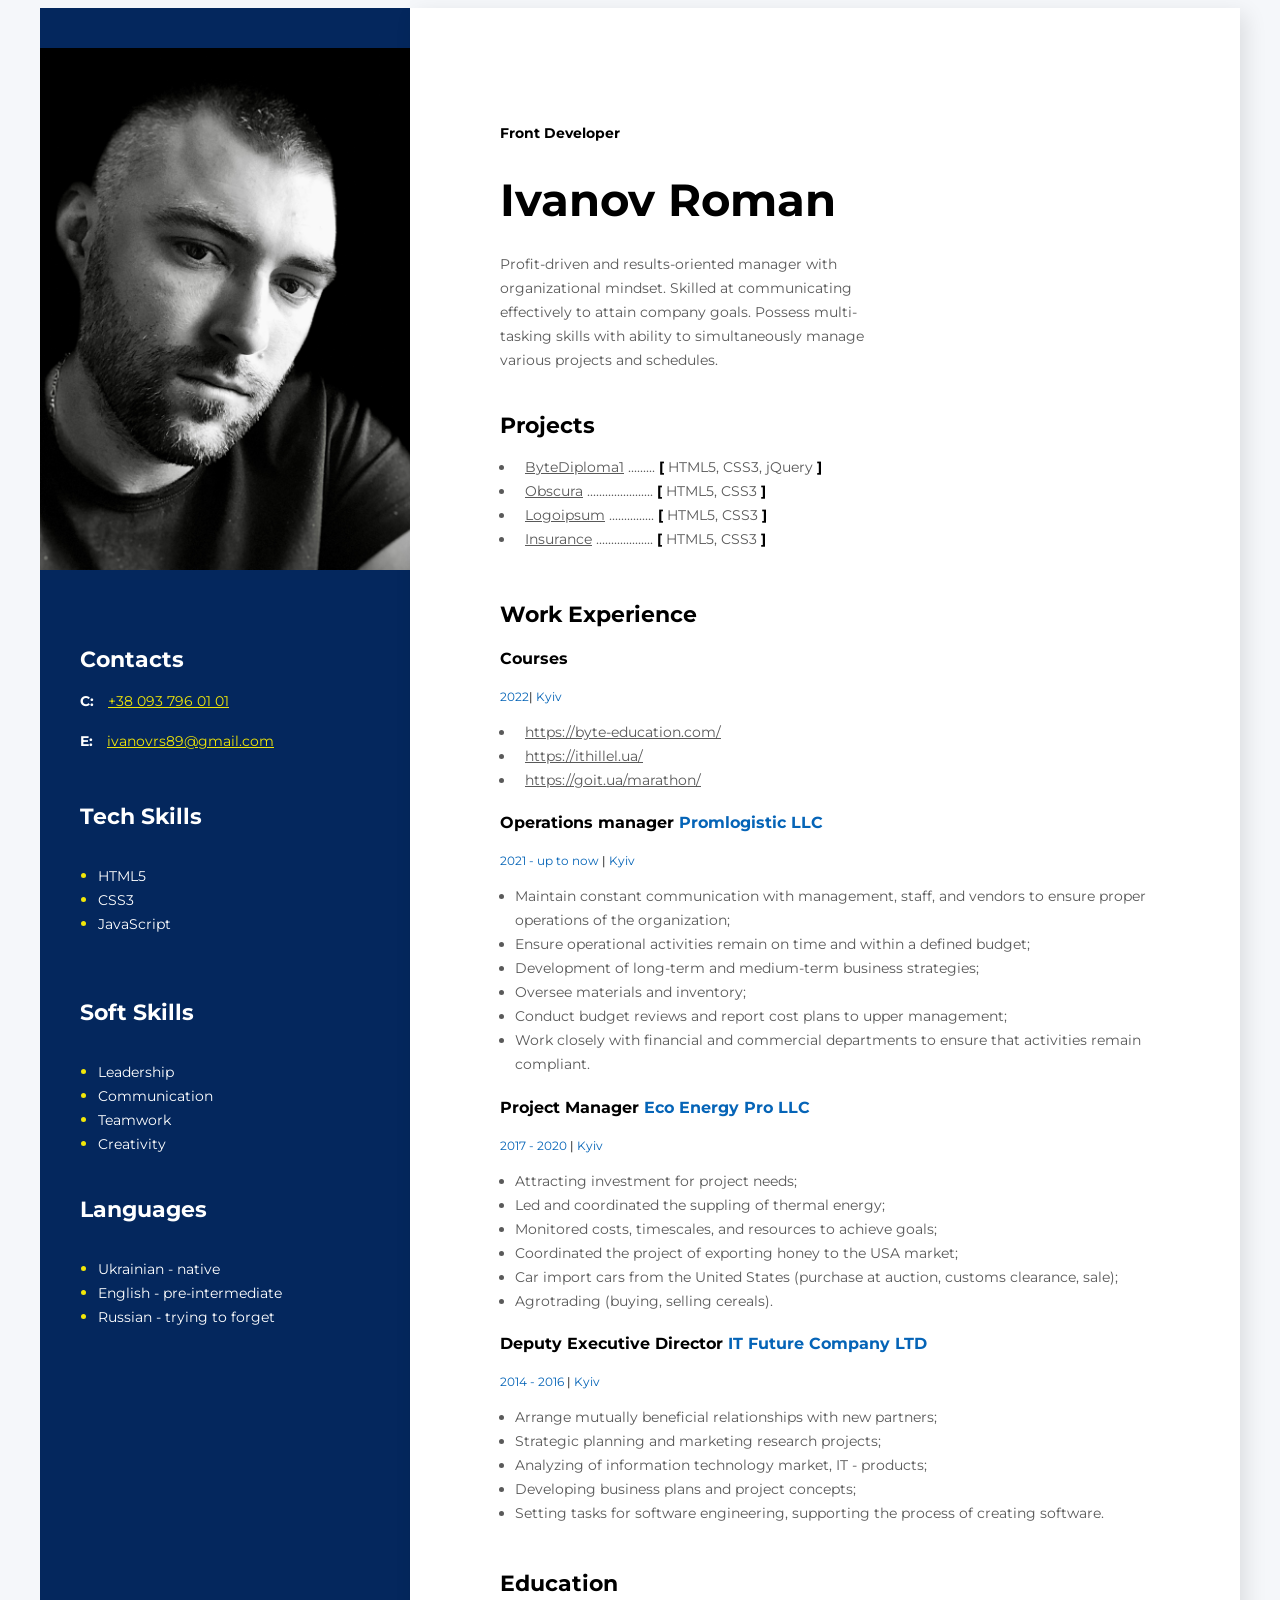
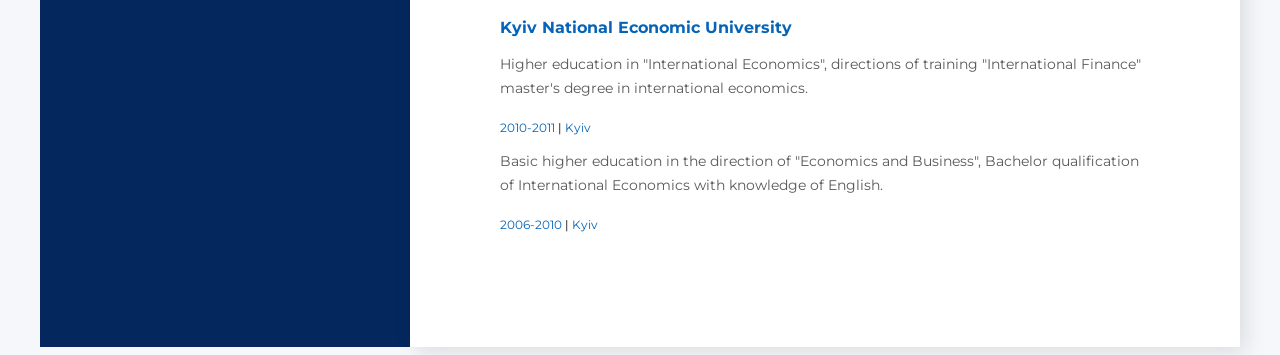
<file: index.html>
<!DOCTYPE html>
<html lang="en">
<head>
    <meta charset="UTF-8">
    <meta http-equiv="X-UA-Compatible" content="IE=edge">
    <meta name="viewport" content="width=device-width, initial-scale=1.0">
    <link rel="preconnect" href="https://fonts.googleapis.com">
    <link rel="preconnect" href="https://fonts.gstatic.com" crossorigin>
    <link href="https://fonts.googleapis.com/css2?family=Montserrat:wght@400;700&display=swap" rel="stylesheet">
    <link rel="stylesheet" href="styles/styles.css">
    <title>SV</title>
</head>
<body>
  <!--Main-->
<div class="Main">

    
     <!--Right-Content -->
    <div class="Right-Content">
         <!--About-User-->
        <div class="about-user">
            <h2 class="about-position">Front Developer</h2>
            <h1 class="about-name">Ivanov Roman</h1>
            <p class="about-description">
                Profit-driven and results-oriented manager with organizational mindset. Skilled at communicating effectively to attain company goals. Possess multi-tasking skills with ability to
                simultaneously manage various projects and schedules.
            </p>
        </div>
         <!--Projects-->
        <div class="Projects">
            <h3 class="title">
            Projects
            </h3>
            <ul class="projects-list">
                <!-- <li class="project-item">
                    <span class="project">
                        <a href="https://byte-education.com/" class="project-link">https://byte-education.com/</a>
                    .......................................
                    <span class="project-bracket">[</span> Full Stack Developer <span class="project-bracket">]</span>
                    </span>
                </li> -->
                <li class="project-item">
                    <span class="project">
                    <a href="https://ivanovrs.github.io/ByteDiploma1/" class="project-link">ByteDiploma1</a>
                    .........
                    <span class="project-bracket">[</span> HTML5, CSS3, jQuery <span class="project-bracket">]</span>
                    </span>
                </li>
                <li class="project-item">
                    <span class="project">
                        <a href="https://ivanovrs.github.io/Byte-Obscura/" class="project-link">Obscura</a>
                        ......................
                        <span class="project-bracket">[</span> HTML5, CSS3 <span class="project-bracket">]</span>
                    </span>
                </li>
                <li class="project-item">
                    <span class="project">
                        <a href="https://ivanovrs.github.io/Byte-Logoipsum/" class="project-link">Logoipsum</a>
                        ...............
                        <span class="project-bracket">[</span> HTML5, CSS3 <span class="project-bracket">]</span>
                    </span>
                </li>
                <li class="project-item">
                    <span class="project">
                        <a href="https://ivanovrs.github.io/Byte-Insurence/" class="project-link">Insurance</a>
                        ...................
                        <span class="project-bracket">[</span> HTML5, CSS3 <span class="project-bracket">]</span>
                    </span>
                </li>
            </ul>   
        </div>
        <!--Work-->
        <div class="Work">
        <h3 class="title">Work Experience</h3>
            <!--Courses-->
            <div>
                <h4 class="work-position">Courses</h4>
                <h5 class="period">2022<span class="line">|</span> Kyiv</h5>
                <ul class="work-list">
                    <li class="work-list-item"> <a href="https://byte-education.com/" class="project-link">https://byte-education.com/</a></li>
                    <li class="work-list-item"><a href="https://ithillel.ua/" class="project-link">https://ithillel.ua/</a></li>
                    <li class="work-list-item"><a href="https://goit.ua/marathon/" class="project-link">https://goit.ua/marathon/</a></li>
                </ul>
            </div>
            <!--Company1-->
             <div>
                <h4 class="work-position">Operations manager <span class="organization">Promlogistic LLC</span> </h4>
                <h5 class="period">2021 - up to now <span class="line">|</span> Kyiv</h5>
                <ul class="work-list">
                    <li class="work-list-item">Maintain constant communication with management, staff, and vendors to ensure proper operations of the organization;</li>
                    <li class="work-list-item">Ensure operational activities remain on time and within a defined budget; </li>
                    <li class="work-list-item">Development of long-term and medium-term business strategies; </li>
                    <li class="work-list-item">Oversee materials and inventory; </li>
                    <li class="work-list-item">Conduct budget reviews and report cost plans to upper management; </li>
                    <li class="work-list-item">Work closely with financial and commercial departments to ensure that activities remain compliant.</li>
                </ul>
            </div>
            <!--Company2-->
            <div>
                <h4 class="work-position">Project Manager <span class="organization"> Eco Energy Pro LLC</span> </h4>
                <h5 class="period">2017 - 2020 <span class="line">|</span> Kyiv</h5>
                <ul class="work-list">
                    <li class="work-list-item">Attracting investment for project needs; </li>
                    <li class="work-list-item">Led and coordinated the suppling of thermal energy; </li>
                    <li class="work-list-item">Monitored costs, timescales, and resources to achieve goals; </li>
                    <li class="work-list-item">Coordinated the project of exporting honey to the USA market; </li>
                    <li class="work-list-item">Car import cars from the United States (purchase at auction, customs clearance, sale); </li>
                    <li class="work-list-item">Agrotrading (buying, selling cereals). </li>
                    
                </ul>
            </div>
            <!--Company3 -->
            <div>
                <h4 class="work-position">Deputy Executive Director <span class="organization">IT Future Company LTD</span> </h4>
                <h5 class="period">2014 -  2016 <span class="line">|</span> Kyiv</h5>
                <ul class="work-list">
                    <li class="work-list-item">Arrange mutually beneficial relationships with new partners; </li>
                    <li class="work-list-item">Strategic planning and marketing research projects; </li>
                    <li class="work-list-item">Analyzing of information technology market, IT - products; </li>
                    <li class="work-list-item">Developing business plans and project concepts; </li>
                    <li class="work-list-item">Setting tasks for software engineering, supporting the process of creating software. </li>  
                </ul>
            </div>
        </div>
        <!--Education-->
        <div class="Education">
            <h3 class="title">Education</h3>
            <h4 class="university">Kyiv National Economic University</h4>
            <p class="ed">Higher education in "International Economics", directions of
            training "International Finance" master's degree in international economics.</p>
            <h5 class="period">2010-2011 <span class="line">|</span> Kyiv</h5>
            <p class="ed">Basic higher education in the direction of "Economics and
            Business", Bachelor qualification of International Economics with knowledge of English.</p>
            <h5 class="period">2006-2010 <span class="line">|</span> Kyiv</h5>
        </div>
    </div>
<!--Left Content (SideBar)-->
    <aside class="SideBar">
    <img width="370" src="img/Ромка 2.0.jpg" alt="cool photo" 
    class="photo">
   <!--Contacts-->
        <div class="Contacts">
            <h3 class="sidebar-title">Contacts</h3>
            <div>
               <p>
                   <span class="contact-type">C:</span>
                    <a href="tel:+380937960101" class="contact-link">+38 093 796 01 01</a>
                </p>
               <p>
                   <span class="contact-type">E:</span>
                    <a href="mailto:ivanovrs89@gmail.com" class="contact-link">ivanovrs89@gmail.com</a> 
                </p>
            </div>
        </div>
    <!--Tech-Skills-->
        <div class="Tech-Skills">
            <h3 class="sidebar-title">Tech Skills</h3>
            <ul class="tech-skills-list">
                <li class="tech-skills-item"> <span class="tech-skills-text">HTML5</span> </li>
                <li class="tech-skills-item"> <span class="tech-skills-text">CSS3</span> </li>
                <!-- <li class="tech-skills-item"><span class="tech-skills-text">GIT</span> </li>
                <li class="tech-skills-item"> <span class="tech-skills-text">WebPack</span> </li> -->
                <li class="tech-skills-item"> <span class="tech-skills-text">JavaScript</span> </li>
                <!-- <li class="tech-skills-item"> <span class="tech-skills-text">React.js</span> </li>
                <li class="tech-skills-item"> <span class="tech-skills-text">Node.js</span> </li> -->
            </ul>
        </div>
     <!--Soft-Skills-->
        <div class="Soft-Skills">
            <h3 class="sidebar-title">Soft Skills</h3>
            <ul class="soft-skills-list">
                <li class="soft-skills-item"> <span class="soft-skills-text"> Leadership </span> </li>
                <li class="soft-skills-item"> <span class="soft-skills-text"> Communication </span> </li>
                <li class="soft-skills-item"> <span class="soft-skills-text"> Teamwork </span> </li>
                <li class="soft-skills-item"> <span class="soft-skills-text"> Creativity </span> </li>
                <!-- <li class="soft-skills-item"> <span class="soft-skills-text"> Scrum </span> </li>
                <li class="soft-skills-item"> <span class="soft-skills-text"> Agile </span> </li> -->
                
            </ul>
        </div>
    <!--Languages--> 
        <div class="Soft-Skills">
            <h3 class="sidebar-title">Languages</h3>
            <ul class="soft-skills-list">
                <li class="soft-skills-item"> <span class="soft-skills-text"> Ukrainian - native </span> </li>
                <li class="soft-skills-item"> <span class="soft-skills-text"> English - pre-intermediate </span> </li>
                <li class="soft-skills-item"> <span class="soft-skills-text"> Russian - trying to forget </span> </li>
            </ul>
        </div>
    </aside>
</div>
</body>
</html>
</file>
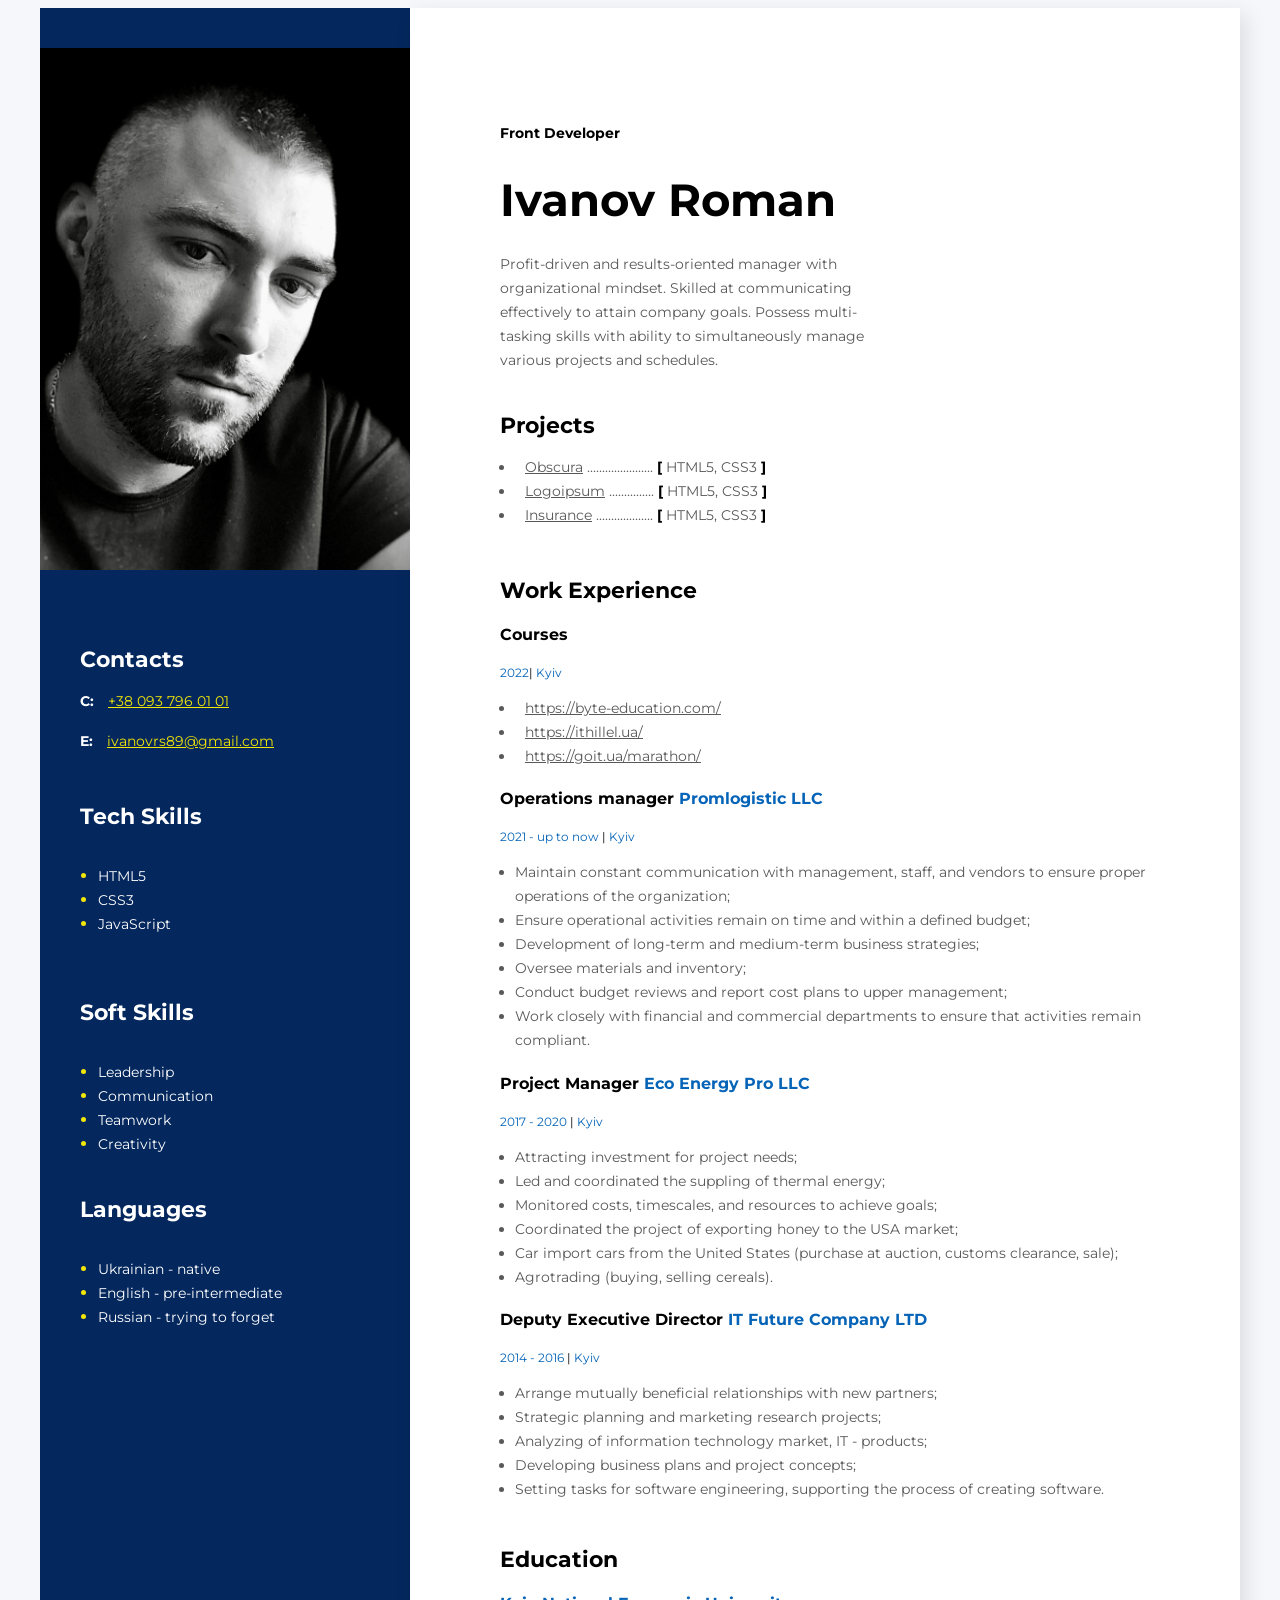
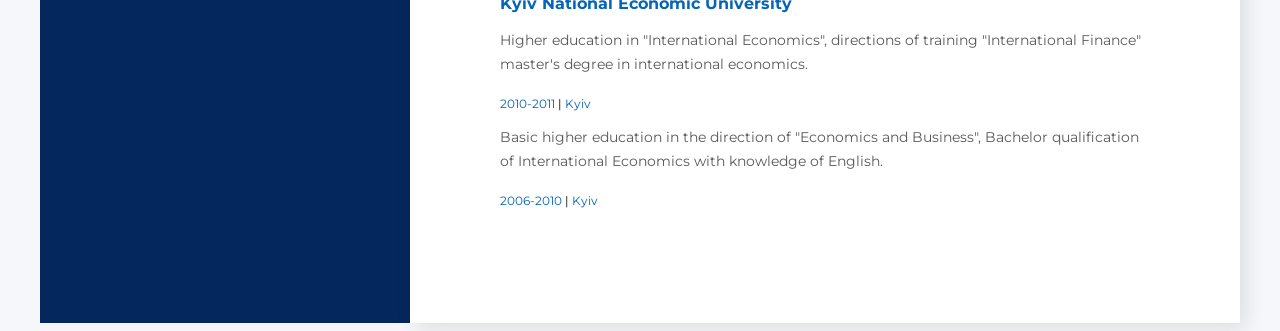
<file: SV/index.html>
<!DOCTYPE html>
<html lang="en">
<head>
    <meta charset="UTF-8">
    <meta http-equiv="X-UA-Compatible" content="IE=edge">
    <meta name="viewport" content="width=device-width, initial-scale=1.0">
    <link rel="preconnect" href="https://fonts.googleapis.com">
    <link rel="preconnect" href="https://fonts.gstatic.com" crossorigin>
    <link href="https://fonts.googleapis.com/css2?family=Montserrat:wght@400;700&display=swap" rel="stylesheet">
    <link rel="stylesheet" href="styles/styles.css">
    <title>SV</title>
</head>
<body>
  <!--Main-->
<div class="Main">

    
     <!--Right-Content -->
    <div class="Right-Content">
         <!--About-User-->
        <div class="about-user">
            <h2 class="about-position">Front Developer</h2>
            <h1 class="about-name">Ivanov Roman</h1>
            <p class="about-description">
                Profit-driven and results-oriented manager with organizational mindset. Skilled at communicating effectively to attain company goals. Possess multi-tasking skills with ability to
                simultaneously manage various projects and schedules.
            </p>
        </div>
         <!--Projects-->
        <div class="Projects">
            <h3 class="title">
            Projects
            </h3>
            <ul class="projects-list">
                <!-- <li class="project-item">
                    <span class="project">
                        <a href="https://byte-education.com/" class="project-link">https://byte-education.com/</a>
                    .......................................
                    <span class="project-bracket">[</span> Full Stack Developer <span class="project-bracket">]</span>
                    </span>
                </li>
                <li class="project-item">
                    <span class="project">
                    <a href="https://ithillel.ua/" class="project-link">https://ithillel.ua/</a>
                    ..................................
                    <span class="project-bracket">[</span> Front End Basic <span class="project-bracket">]</span>
                    </span>
                </li> -->
                <li class="project-item">
                    <span class="project">
                        <a href="https://ivanovrs.github.io/Byte-Obscura/" class="project-link">Obscura</a>
                        ......................
                        <span class="project-bracket">[</span> HTML5, CSS3 <span class="project-bracket">]</span>
                    </span>
                </li>
                <li class="project-item">
                    <span class="project">
                        <a href="https://ivanovrs.github.io/Byte-Logoipsum/" class="project-link">Logoipsum</a>
                        ...............
                        <span class="project-bracket">[</span> HTML5, CSS3 <span class="project-bracket">]</span>
                    </span>
                </li>
                <li class="project-item">
                    <span class="project">
                        <a href="https://ivanovrs.github.io/Byte-Insurence/" class="project-link">Insurance</a>
                        ...................
                        <span class="project-bracket">[</span> HTML5, CSS3 <span class="project-bracket">]</span>
                    </span>
                </li>
            </ul>   
        </div>
        <!--Work-->
        <div class="Work">
        <h3 class="title">Work Experience</h3>
            <!--Courses-->
            <div>
                <h4 class="work-position">Courses</h4>
                <h5 class="period">2022<span class="line">|</span> Kyiv</h5>
                <ul class="work-list">
                    <li class="work-list-item"> <a href="https://byte-education.com/" class="project-link">https://byte-education.com/</a></li>
                    <li class="work-list-item"><a href="https://ithillel.ua/" class="project-link">https://ithillel.ua/</a></li>
                    <li class="work-list-item"><a href="https://goit.ua/marathon/" class="project-link">https://goit.ua/marathon/</a></li>
                </ul>
            </div>
            <!--Company1-->
             <div>
                <h4 class="work-position">Operations manager <span class="organization">Promlogistic LLC</span> </h4>
                <h5 class="period">2021 - up to now <span class="line">|</span> Kyiv</h5>
                <ul class="work-list">
                    <li class="work-list-item">Maintain constant communication with management, staff, and vendors to ensure proper operations of the organization;</li>
                    <li class="work-list-item">Ensure operational activities remain on time and within a defined budget; </li>
                    <li class="work-list-item">Development of long-term and medium-term business strategies; </li>
                    <li class="work-list-item">Oversee materials and inventory; </li>
                    <li class="work-list-item">Conduct budget reviews and report cost plans to upper management; </li>
                    <li class="work-list-item">Work closely with financial and commercial departments to ensure that activities remain compliant.</li>
                </ul>
            </div>
            <!--Company2-->
            <div>
                <h4 class="work-position">Project Manager <span class="organization"> Eco Energy Pro LLC</span> </h4>
                <h5 class="period">2017 - 2020 <span class="line">|</span> Kyiv</h5>
                <ul class="work-list">
                    <li class="work-list-item">Attracting investment for project needs; </li>
                    <li class="work-list-item">Led and coordinated the suppling of thermal energy; </li>
                    <li class="work-list-item">Monitored costs, timescales, and resources to achieve goals; </li>
                    <li class="work-list-item">Coordinated the project of exporting honey to the USA market; </li>
                    <li class="work-list-item">Car import cars from the United States (purchase at auction, customs clearance, sale); </li>
                    <li class="work-list-item">Agrotrading (buying, selling cereals). </li>
                    
                </ul>
            </div>
            <!--Company3 -->
            <div>
                <h4 class="work-position">Deputy Executive Director <span class="organization">IT Future Company LTD</span> </h4>
                <h5 class="period">2014 -  2016 <span class="line">|</span> Kyiv</h5>
                <ul class="work-list">
                    <li class="work-list-item">Arrange mutually beneficial relationships with new partners; </li>
                    <li class="work-list-item">Strategic planning and marketing research projects; </li>
                    <li class="work-list-item">Analyzing of information technology market, IT - products; </li>
                    <li class="work-list-item">Developing business plans and project concepts; </li>
                    <li class="work-list-item">Setting tasks for software engineering, supporting the process of creating software. </li>  
                </ul>
            </div>
        </div>
        <!--Education-->
        <div class="Education">
            <h3 class="title">Education</h3>
            <h4 class="university">Kyiv National Economic University</h4>
            <p class="ed">Higher education in "International Economics", directions of
            training "International Finance" master's degree in international economics.</p>
            <h5 class="period">2010-2011 <span class="line">|</span> Kyiv</h5>
            <p class="ed">Basic higher education in the direction of "Economics and
            Business", Bachelor qualification of International Economics with knowledge of English.</p>
            <h5 class="period">2006-2010 <span class="line">|</span> Kyiv</h5>
        </div>
    </div>
<!--Left Content (SideBar)-->
    <aside class="SideBar">
    <img width="370" src="img/Ромка 2.0.jpg" alt="cool photo" 
    class="photo">
   <!--Contacts-->
        <div class="Contacts">
            <h3 class="sidebar-title">Contacts</h3>
            <div>
               <p>
                   <span class="contact-type">C:</span>
                    <a href="tel:+380937960101" class="contact-link">+38 093 796 01 01</a>
                </p>
               <p>
                   <span class="contact-type">E:</span>
                    <a href="mailto:ivanovrs89@gmail.com" class="contact-link">ivanovrs89@gmail.com</a> 
                </p>
            </div>
        </div>
    <!--Tech-Skills-->
        <div class="Tech-Skills">
            <h3 class="sidebar-title">Tech Skills</h3>
            <ul class="tech-skills-list">
                <li class="tech-skills-item"> <span class="tech-skills-text">HTML5</span> </li>
                <li class="tech-skills-item"> <span class="tech-skills-text">CSS3</span> </li>
                <!-- <li class="tech-skills-item"><span class="tech-skills-text">GIT</span> </li>
                <li class="tech-skills-item"> <span class="tech-skills-text">WebPack</span> </li> -->
                <li class="tech-skills-item"> <span class="tech-skills-text">JavaScript</span> </li>
                <!-- <li class="tech-skills-item"> <span class="tech-skills-text">React.js</span> </li>
                <li class="tech-skills-item"> <span class="tech-skills-text">Node.js</span> </li> -->
            </ul>
        </div>
     <!--Soft-Skills-->
        <div class="Soft-Skills">
            <h3 class="sidebar-title">Soft Skills</h3>
            <ul class="soft-skills-list">
                <li class="soft-skills-item"> <span class="soft-skills-text"> Leadership </span> </li>
                <li class="soft-skills-item"> <span class="soft-skills-text"> Communication </span> </li>
                <li class="soft-skills-item"> <span class="soft-skills-text"> Teamwork </span> </li>
                <li class="soft-skills-item"> <span class="soft-skills-text"> Creativity </span> </li>
                <!-- <li class="soft-skills-item"> <span class="soft-skills-text"> Scrum </span> </li>
                <li class="soft-skills-item"> <span class="soft-skills-text"> Agile </span> </li> -->
                
            </ul>
        </div>
    <!--Languages--> 
        <div class="Soft-Skills">
            <h3 class="sidebar-title">Languages</h3>
            <ul class="soft-skills-list">
                <li class="soft-skills-item"> <span class="soft-skills-text"> Ukrainian - native </span> </li>
                <li class="soft-skills-item"> <span class="soft-skills-text"> English - pre-intermediate </span> </li>
                <li class="soft-skills-item"> <span class="soft-skills-text"> Russian - trying to forget </span> </li>
            </ul>
        </div>
    </aside>
</div>
</body>
</html>
</file>
<file: styles/styles.css>
body{
    font-family: 'Montserrat', sans-serif;
    background-color: #F5F7FA;
}

/* Main Styles */
.Main{
    display: flex;
    flex-direction: row-reverse;
    
    width: 1200px;
    margin: 0 auto;
}
/* Right Content */
.Right-Content{
    background-color: #FFFFFF;
    box-shadow: 6px 6px 20px rgba(0, 0, 0, 0.1);
    padding: 105px 90px;
}

/* about-user bg-c*/
.about-user{
margin-bottom: 40px;
}

.about-position{
    font-style: normal;
    font-weight: 700;
    font-size: 14px;
    line-height: 17px;
    color: #000000;
    margin-bottom: 20px;
}

.about-name{
    font-style: normal;
    font-weight: 700;
    font-size: 45px;
    line-height: 55px;
    color: #000000;
    margin-bottom: 25px;
}

.about-description{
    font-style: normal;
    font-weight: 400;
    font-size: 14px;
    line-height: 24px;
    color: #595959;
    width: 400px;
}

/* Projects bg-c */
.Projects{
    margin-bottom: 50px;
}

/* Projects-title color and font-size */
.title{
    font-style: normal;
    font-weight: 700;
    font-size: 22px;
    line-height: 27px;
    color: #000000;
    margin-bottom: 10px;
}

.projects-list {
    padding: 0%;
    margin-left: 15px;
}

.project-item{
    font-style: normal;
    font-weight: 400;
    font-size: 14px;
    line-height: 24px;
    color: #595959;
}

.project, 
.project-link{
    font-style: normal;
    font-weight: 400;
    font-size: 14px;
    line-height: 24px;
    color: #595959;
}

.project-link {
    margin-left: 10px;
}

.project-bracket{
    font-style: normal;
    font-weight: 700;
    font-size: 14px;
    line-height: 24px;
    color: #000000;
}

/* Work */
.Work{
margin-bottom: 45px;
}

.work-position{
    font-style: normal;
    font-weight: 700;
    font-size: 16px;
    line-height: 20px;
    color: #000000;
    margin-bottom: 10px;
}

.organization{
    font-style: normal;
    font-weight: 700;
    font-size: 16px;
    line-height: 20px;
    color: rgb(5, 100, 183);
}
        /* original color: #FB6D3A; */
.period{
    font-style: normal;
    font-weight: 400;
    font-size: 12px;
    line-height: 15px;
    color: rgb(5, 100, 183);
    margin-bottom: 10px;
}
/* original color #A8A8A8; */

.line{
    font-style: normal;
    font-weight: 400;
    font-size: 12px;
    line-height: 15px;
    color: #000000;
}

.work-list{
    padding: 0%;
    margin-left: 15px;
}

.work-list-item{
    font-style: normal;
    font-weight: 400;
    font-size: 14px;
    line-height: 24px;
    color: #595959;
}

/* Education */
.Education{
    margin-bottom: 10px;
}

.university{
    font-style: normal;
    font-weight: 700;
    font-size: 16px;
    line-height: 20px;
    color: rgb(5, 100, 183);
    margin-bottom: 10px;
}
   /* original color: #FB6D3A; */

.management{
    font-style: normal;
    font-weight: 700;
    font-size: 14px;
    line-height: 17px;
    color: #000000;
    margin-bottom: 10px;
}
/* or spesial class for education period 
font-style: normal;
font-weight: 400;
font-size: 12px;
line-height: 15px;
color: #A8A8A8;
and span+class for line
font-style: normal;
font-weight: 400;
font-size: 12px;
line-height: 15px;
color: #000000; */

.ed{
    font-style: normal;
    font-weight: 400;
    font-size: 14px;
    line-height: 24px;
    color: #595959;
}

/* SideBar Styles */
.SideBar{
    background-color: #04275d;
    padding-top: 40px;
    width: 370px;
}
/* original color #1E2939 */

.photo{
    width: 370px;
    margin-bottom: 50px;
}

.Contacts,
.Tech-Skills,
.Soft-Skills{
    margin-left: 40px;
}

.Contacts{
    margin-bottom: 50px;
}

.Tech-Skills{
    margin-bottom: 45px;
}

.sidebar-title{
    color: #FFFFFF;
    font-style: normal;
    font-weight: 700; 
    font-size: 22px;
    line-height: 27px;
    margin-bottom: 10px;
}

.contact-type{
    font-style: normal;
    font-weight: 700;
    font-size: 14px;
    line-height: 24px;
    color: #FFFFFF;
    margin-right: 10px;
}

.contact-link{
    font-style: normal;
    font-weight: 400;
    font-size: 14px;
    line-height: 24px;
    color: #f2e708;
}
/* originao color #757A82 */

.tech-skills-list {
    color: #FFFFFF;
    padding: 18px;
}
.soft-skills-list{
    color: #FFFFFF;
    padding: 18px;
}

.tech-skills-item{
    color: #f2e708;
}
/* original color: #FB6D3A; */

.tech-skills-text{
    color: #FFFFFF;
    font-style: normal;
    font-weight: 400;
    font-size: 14px;
    line-height: 24px;
}
.soft-skills-item{
    color: #f2e708;
}
/* original color: #FB6D3A; */


.soft-skills-text{
    color: #FFFFFF;
    font-style: normal;
    font-weight: 400;
    font-size: 14px;
    line-height: 24px;
   
}
</file>
<file: SV/styles/styles.css>
body{
    font-family: 'Montserrat', sans-serif;
    background-color: #F5F7FA;
}

/* Main Styles */
.Main{
    display: flex;
    flex-direction: row-reverse;
    
    width: 1200px;
    margin: 0 auto;
}
/* Right Content */
.Right-Content{
    background-color: #FFFFFF;
    box-shadow: 6px 6px 20px rgba(0, 0, 0, 0.1);
    padding: 105px 90px;
}

/* about-user bg-c*/
.about-user{
margin-bottom: 40px;
}

.about-position{
    font-style: normal;
    font-weight: 700;
    font-size: 14px;
    line-height: 17px;
    color: #000000;
    margin-bottom: 20px;
}

.about-name{
    font-style: normal;
    font-weight: 700;
    font-size: 45px;
    line-height: 55px;
    color: #000000;
    margin-bottom: 25px;
}

.about-description{
    font-style: normal;
    font-weight: 400;
    font-size: 14px;
    line-height: 24px;
    color: #595959;
    width: 400px;
}

/* Projects bg-c */
.Projects{
    margin-bottom: 50px;
}

/* Projects-title color and font-size */
.title{
    font-style: normal;
    font-weight: 700;
    font-size: 22px;
    line-height: 27px;
    color: #000000;
    margin-bottom: 10px;
}

.projects-list {
    padding: 0%;
    margin-left: 15px;
}

.project-item{
    font-style: normal;
    font-weight: 400;
    font-size: 14px;
    line-height: 24px;
    color: #595959;
}

.project, 
.project-link{
    font-style: normal;
    font-weight: 400;
    font-size: 14px;
    line-height: 24px;
    color: #595959;
}

.project-link {
    margin-left: 10px;
}

.project-bracket{
    font-style: normal;
    font-weight: 700;
    font-size: 14px;
    line-height: 24px;
    color: #000000;
}

/* Work */
.Work{
margin-bottom: 45px;
}

.work-position{
    font-style: normal;
    font-weight: 700;
    font-size: 16px;
    line-height: 20px;
    color: #000000;
    margin-bottom: 10px;
}

.organization{
    font-style: normal;
    font-weight: 700;
    font-size: 16px;
    line-height: 20px;
    color: rgb(5, 100, 183);
}
        /* original color: #FB6D3A; */
.period{
    font-style: normal;
    font-weight: 400;
    font-size: 12px;
    line-height: 15px;
    color: rgb(5, 100, 183);
    margin-bottom: 10px;
}
/* original color #A8A8A8; */

.line{
    font-style: normal;
    font-weight: 400;
    font-size: 12px;
    line-height: 15px;
    color: #000000;
}

.work-list{
    padding: 0%;
    margin-left: 15px;
}

.work-list-item{
    font-style: normal;
    font-weight: 400;
    font-size: 14px;
    line-height: 24px;
    color: #595959;
}

/* Education */
.Education{
    margin-bottom: 10px;
}

.university{
    font-style: normal;
    font-weight: 700;
    font-size: 16px;
    line-height: 20px;
    color: rgb(5, 100, 183);
    margin-bottom: 10px;
}
   /* original color: #FB6D3A; */

.management{
    font-style: normal;
    font-weight: 700;
    font-size: 14px;
    line-height: 17px;
    color: #000000;
    margin-bottom: 10px;
}
/* or spesial class for education period 
font-style: normal;
font-weight: 400;
font-size: 12px;
line-height: 15px;
color: #A8A8A8;
and span+class for line
font-style: normal;
font-weight: 400;
font-size: 12px;
line-height: 15px;
color: #000000; */

.ed{
    font-style: normal;
    font-weight: 400;
    font-size: 14px;
    line-height: 24px;
    color: #595959;
}

/* SideBar Styles */
.SideBar{
    background-color: #04275d;
    padding-top: 40px;
    width: 370px;
}
/* original color #1E2939 */

.photo{
    width: 370px;
    margin-bottom: 50px;
}

.Contacts,
.Tech-Skills,
.Soft-Skills{
    margin-left: 40px;
}

.Contacts{
    margin-bottom: 50px;
}

.Tech-Skills{
    margin-bottom: 45px;
}

.sidebar-title{
    color: #FFFFFF;
    font-style: normal;
    font-weight: 700; 
    font-size: 22px;
    line-height: 27px;
    margin-bottom: 10px;
}

.contact-type{
    font-style: normal;
    font-weight: 700;
    font-size: 14px;
    line-height: 24px;
    color: #FFFFFF;
    margin-right: 10px;
}

.contact-link{
    font-style: normal;
    font-weight: 400;
    font-size: 14px;
    line-height: 24px;
    color: #f2e708;
}
/* originao color #757A82 */

.tech-skills-list {
    color: #FFFFFF;
    padding: 18px;
}
.soft-skills-list{
    color: #FFFFFF;
    padding: 18px;
}

.tech-skills-item{
    color: #f2e708;
}
/* original color: #FB6D3A; */

.tech-skills-text{
    color: #FFFFFF;
    font-style: normal;
    font-weight: 400;
    font-size: 14px;
    line-height: 24px;
}
.soft-skills-item{
    color: #f2e708;
}
/* original color: #FB6D3A; */


.soft-skills-text{
    color: #FFFFFF;
    font-style: normal;
    font-weight: 400;
    font-size: 14px;
    line-height: 24px;
   
}
</file>
